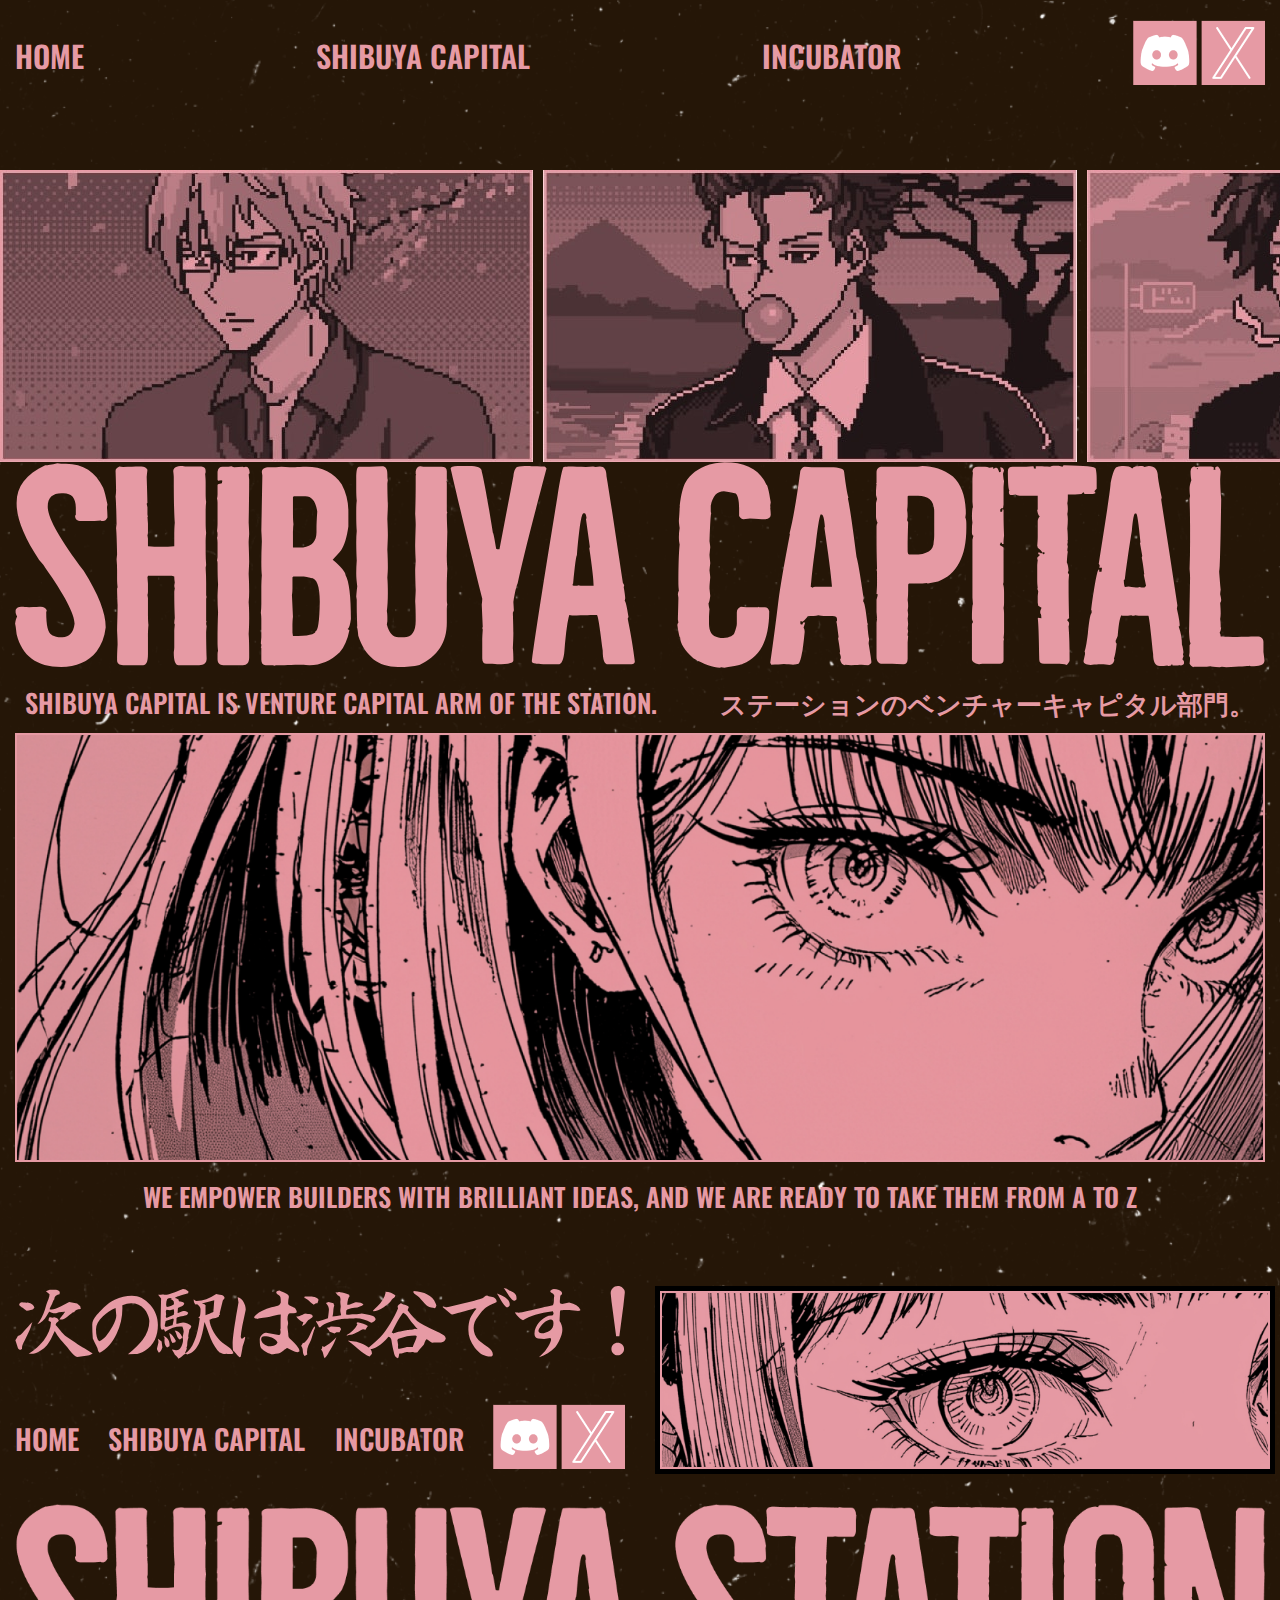
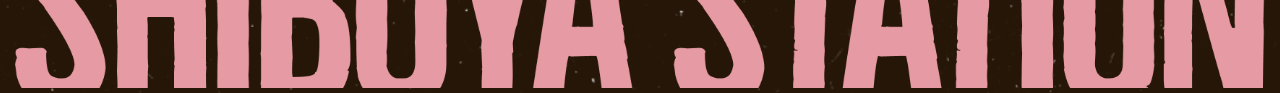
<file: capital.html>
<!DOCTYPE html>
<html lang="en">

<head>
    <meta charset="UTF-8">
    <meta name="viewport" content="width=device-width, initial-scale=1.0">
    <title>SHIBUYA - CAPITAL</title>
    <link rel="icon" type="image/svg+xml" href="./img/LOGO.png">

    <link rel="stylesheet" href="https://cdn.jsdelivr.net/npm/swiper@11/swiper-bundle.min.css" />
    <link rel="preconnect" href="https://fonts.googleapis.com">
    <link rel="preconnect" href="https://fonts.gstatic.com" crossorigin>
    <link href="https://fonts.googleapis.com/css2?family=Oswald:wght@200..700&display=swap" rel="stylesheet">
    <link rel="stylesheet" href="./style.css">
</head>

<body class="pink">
    <header class="header">
        <div class="container">
            <div class="header__wrap">
                <img class="logo" src="./img/LOGO.png" alt="">
                <nav class="nav">
                    <a href="index.html">HOME</a>
                    <a href="capital.html">SHIBUYA CAPITAL</a>
                    <a href="incubator.html">INCUBATOR</a>
                    <div>
                        <img src="./img/ds-2.png" alt="">
                        <img src="./img/x-2.png" alt="">
                    </div>

                </nav>
                <img class="burger" src="./img/burger.png" alt="">
            </div>
        </div>
    </header>

    <section class="hero-2">

        <div class="hero-2__imgs">
            <img src="./img/capital-img-1.jpg" alt="">
            <img src="./img/capital-img-2.jpg" alt="">
            <img src="./img/capital-img-3.jpg" alt="">
            <img src="./img/capital-img-4.jpg" alt="">
        </div>

        <div class="container">
            <div class="hero-2__wrapper">
                <img src="./img/hero-2-title.svg" alt="" class="hero-2__title">

                <div>
                    <h3>Shibuya Capital is venture capital arm of the Station.</h3>
                    <h3>ステーションのベンチャーキャピタル部門。</h3>
                </div>

                <img class="hero-2__img" src="./img/hero-2-img.png" alt="">
                <h3 class="hero-2__subtitle">We empower builders with brilliant ideas, and we are ready to take them from A to Z</h3>
            </div>
            
        </div>

    </section>

   

    <footer class="footer">
        <div class="container">
            <div class="footer__wrapper">
                <div class="footer__box">
                    <img class="footer__title" src="./img/footer-title-2.svg" alt="">
                    <div class="footer__menu">
                        <a href="index.html">home</a>
                        <a href="capital.html">shibuya capital</a>
                        <a href="incubator.html">incubator</a>
                        <div>
                            <img src="./img/ds-2.png" alt="">
                            <img src="./img/x-2.png" alt="">
                        </div>
                    </div>
                </div>

                <img class="footer__eyes" src="./img/footer-img-2.png" alt="">
            </div>

            <img class="footer__img" src="./img/footer-text-2.png" alt="">
        </div>
    </footer>






    <script src="https://cdn.jsdelivr.net/npm/swiper@11/swiper-bundle.min.js"></script>
    <script src="./js.js"></script>
</body>

</html>
</file>
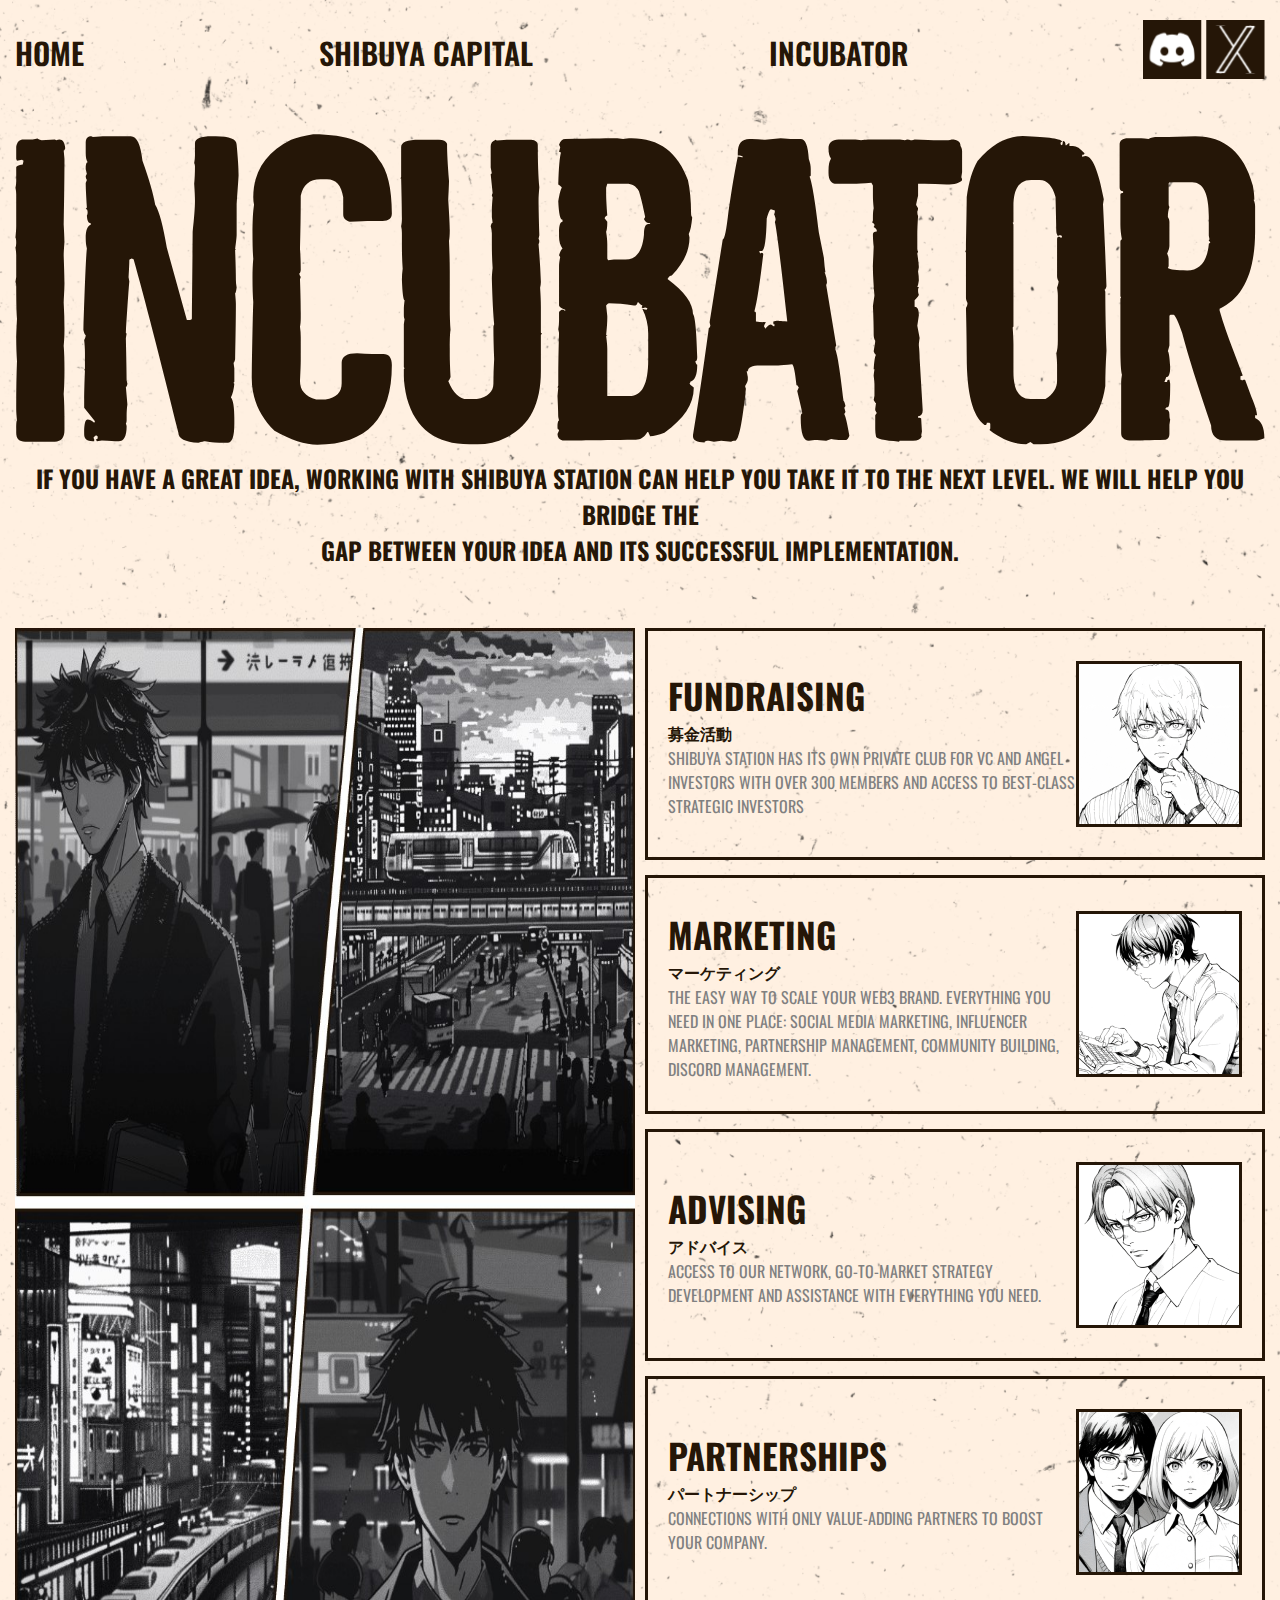
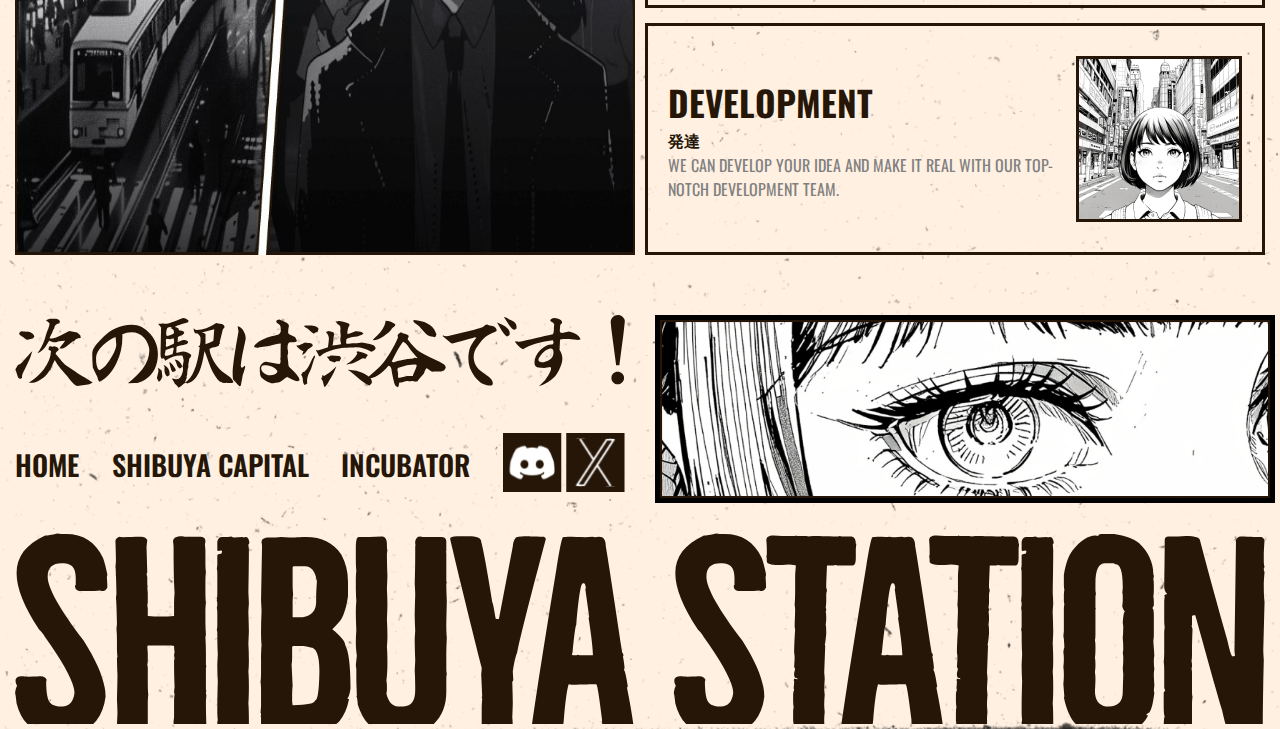
<file: incubator.html>
<!DOCTYPE html>
<html lang="en">

<head>
    <meta charset="UTF-8">
    <meta name="viewport" content="width=device-width, initial-scale=1.0">
    <title>SHIBUYA - INCUBATOR</title>
    <link rel="icon" type="image/svg+xml" href="./img/LOGO.png">

    <link rel="stylesheet" href="https://cdn.jsdelivr.net/npm/swiper@11/swiper-bundle.min.css" />
    <link rel="preconnect" href="https://fonts.googleapis.com">
    <link rel="preconnect" href="https://fonts.gstatic.com" crossorigin>
    <link href="https://fonts.googleapis.com/css2?family=Oswald:wght@200..700&display=swap" rel="stylesheet">
    <link rel="stylesheet" href="./style.css">
</head>

<body>
    <header class="header">
        <div class="container">
            <div class="header__wrap">
                <img class="logo" src="./img/LOGO.png" alt="">
                <nav class="nav">
                    <a href="index.html">HOME</a>
                    <a href="capital.html">SHIBUYA CAPITAL</a>
                    <a href="incubator.html">INCUBATOR</a>
                    <div>
                        <img src="./img/discord.svg" alt="">
                        <img src="./img/twitter.svg" alt="">
                    </div>

                </nav>
                <img class="burger" src="./img/burger.png" alt="">
            </div>
        </div>
    </header>

    <section class="hero-3">
        <div class="container">
            <div class="hero-3__wrapper">
                <img src="./img/hero__text-3.svg" alt="">
                <h2>If you have a great idea, working with Shibuya Station can help you take it to the next level. We
                    will help you bridge the <br> gap between your idea and its successful implementation.</h3>
            </div>
        </div>
    </section>

    <section class="advising">
        <div class="container">
            <div class="advising__wrapper">
                <div class="advising__grid">
                    <img src="./img/advising__img.jpg" alt="">

                </div>
                <div class="advising__wrap">
                    <div class="advising__card">
                        <div class="advising__box">
                            <h2>Fundraising</h2>
                            <h4>募金活動</h4>
                            <p>Shibuya Station has its own private club for VC and angel investors with over 300 members
                                and access to best-class strategic investors</p>
                        </div>
                        <img src="./img/advising__foto1.png" alt="">
                    </div>
                    <div class="advising__card">
                        <div class="advising__box">
                            <h2>Marketing</h2>
                            <h4>マーケティング</h4>
                            <p>The easy way to scale your Web3 brand. Everything you need in one place: Social Media
                                Marketing, Influencer marketing, partnership management, community building, Discord
                                management.</p>
                        </div>
                        <img src="./img/advising__foto2.png" alt="">
                    </div>
                    <div class="advising__card">
                        <div class="advising__box">
                            <h2>Advising</h2>
                            <h4>アドバイス</h4>
                            <p>Access to our network, go-to-market strategy development and assistance with everything
                                you need.</p>
                        </div>
                        <img src="./img/advising__foto3.png" alt="">
                    </div>
                    <div class="advising__card">
                        <div class="advising__box">
                            <h2>partnerships</h2>
                            <h4>パートナーシップ</h4>
                            <p>Connections with only value-adding partners to boost your company.</p>
                        </div>
                        <img src="./img/advising__foto4.png" alt="">
                    </div>
                    <div class="advising__card">
                        <div class="advising__box">
                            <h2>Development</h2>
                            <h4>発達</h4>
                            <p>We can develop your idea and make it real with our top-notch development team.</p>
                        </div>
                        <img src="./img/advising__foto5.png" alt="">
                    </div>


                </div>
            </div>
        </div>
    </section>



    <footer class="footer">
        <div class="container">
            <div class="footer__wrapper">
                <div class="footer__box">
                    <img class="footer__title" src="./img/footer-title.svg" alt="">
                    <div class="footer__menu">
                        <a href="index.html">home</a>
                        <a href="capital.html">shibuya capital</a>
                        <a href="incubator.html">incubator</a>
                        <div>
                            <img src="./img/discord.svg" alt="">
                            <img src="./img/twitter.svg" alt="">
                        </div>
                    </div>
                </div>

                <img class="footer__eyes" src="./img/footer-img-1.png" alt="">
            </div>

            <img class="footer__img" src="./img/footer-text.svg" alt="">
        </div>
    </footer>





    <script src="https://cdn.jsdelivr.net/npm/swiper@11/swiper-bundle.min.js"></script>
    <script src="./js.js"></script>
</body>

</html>
</file>
<file: style.css>
* {
    margin: 0;
    padding: 0;
    font-family: "Oswald", system-ui;
}

.container {
    max-width: 1600px;
    margin: 0 auto;
    padding: 0 15px;
}



body {
    background-image: url(./img/bg-1.png);
    background-repeat: no-repeat;
    background-position: center;
    background-size: cover;
    color: #251607;
    overflow-x: hidden;
}

.header {
    padding: 20px 0;

    @media (max-width: 700px) {
        background-image: url(./img/bg-2.png);
        background-position: center;
    }
}

.nav {
    width: 100%;
    display: flex;
    justify-content: space-between;
    align-items: center;

    @media (max-width: 700px) {
        /* display: none; */
        position: fixed;
        top: 0;
        right: -100%;
        width: 100%;
        height: 100dvh;
        background-color: #251607;
        z-index: 10;

        flex-direction: column;
        justify-content: center;
        align-items: center;
        gap: 30px;

        /* opacity: 0;
       visibility: hidden; */
        transition: 0.5s;

        &.active {
            /* opacity: 1;
        visibility: visible; */
            right: 0;
        }
    }


    a {
        text-decoration: none;
        color: #251607;
        font-size: 30px;
        font-weight: 600;

        @media (max-width: 700px) {
            color: #FFF0E1;
        }
    }

}

.header__wrap {
    display: flex;
    align-items: center;
    justify-content: space-between;
    gap: 10px;
}

.logo,
.burger {
    display: none;

    @media (max-width: 700px) {
        display: block;
        z-index: 11;
    }
}

.hero {
    padding: 30px 0;
}

.hero__wrapper {
    text-align: center;

    img {
        width: 100%;
    }

    h1 {
        font-size: 450px;
        line-height: 1;
    }

    p {
        font-size: 22px;
        text-transform: uppercase;
        margin: 20px 0;
        font-weight: 500;
    }

    div {
        display: flex;
        justify-content: space-between;
        margin-top: 30px;
        flex-wrap: wrap;
        gap: 20px;

        h4 {
            font-size: 22px;
        }
    }
}

.album {
    padding: 50px 0;

    .container {
        max-width: 1900px;
        padding: 0;
    }
}

/* .container {}

.album__wrapper {}

.swiper {}

.swiper-album-1 {}

.swiper-wrapper {} */

.swiper-slide {
    img {
        width: 100%;
    }
}

/* .swiper-album-2 {}

.meet {}

.container {} */

.meet__wrapper {
    display: grid;
    grid-template-columns: 1.2fr 2fr;
    gap: 40px;

    p {
        font-size: 22px;
        line-height: 1.2;
        text-transform: uppercase;
    }

    @media (max-width: 768px) {
        /* grid-template-columns: 1fr; */
        display: flex;
        flex-direction: column-reverse;
    }
}

.meet__info {
    display: flex;
    flex-direction: column;
    gap: 20px;

    img {
        width: 100%;
    }
}

.meet__box {
    display: flex;
    flex-direction: column;
    gap: 20px;
    text-align: right;

    img {
        width: 100%;
    }

    p {
        text-align: right;

        @media (max-width: 768px) {
            text-align: center;
        }
    }

    h2 {
        /* font-size: 210px; */
        font-size: clamp(4.375rem, -2.431rem + 15.56vw, 13.125rem);
        text-transform: uppercase;
        line-height: 1.2;
    }

    h3 {
        /* font-size: 95px; */
        font-size: clamp(2.5rem, -0.257rem + 5.88vw, 5.625rem);

        @media (max-width: 480px) {
            font-size: 30px;
        }
    }

    @media (max-width: 768px) {
        text-align: center;
    }
}

.our {
    padding: 100px 0;
}

.our__title {
    font-size: 22px;
    font-weight: 600;
    text-align: center;
    line-height: 1.2;
    margin-bottom: 20px;
}

.our__wrapper {

    display: grid;
    grid-template-columns: 1fr 1fr 1fr;
    /* grid-template-rows: 1fr 1fr; */
    gap: 20px 20px;
    grid-template-areas:
        "card card2 card3"
        "card card4 card5";

    .card1 {
        grid-area: card;
    }

    .card2 {
        grid-area: card2;
    }

    .card3 {
        grid-area: card3;
    }

    .card4 {
        grid-area: card4;
    }

    .card5 {
        grid-area: card5;
    }

    @media (max-width: 900px) {
        grid-template-columns: 1fr 1fr;
        grid-template-areas:
            "card card"
            "card2 card3"
            "card4 card5";
    }

    @media (max-width: 500px) {
        grid-template-columns: 1fr;
        grid-template-areas:
            "card"
            "card2"
            "card3"
            "card4"
            "card5";
    }


}

.our__crad {
    min-height: 350px;
    border: 2px solid black;
    background-repeat: no-repeat;
    background-size: cover;
    background-position: center;
    text-transform: uppercase;
    display: flex;
    justify-content: flex-end;
    padding: 25px;
    flex-direction: column;
    color: white;
    transition: 0.4s;

    h3 {
        transition: 0.4s;
    }

    p {
        height: 0px;
        transition: 0.4s;
        overflow: hidden;
    }

    &:hover {
        h3 {
            font-size: 30px;
        }

        p {
            height: 30px;
            overflow: hidden;
        }
    }

    @media (max-width: 768px) {
        min-height: 280px;
    }

}

.card1 {
    background-image: url(./img/plans-1.png);
}

.card2 {
    background-image: url(./img/plans-2.png);
}

.card3 {
    background-image: url(./img/plans-3.png);

}

.card4 {
    background-image: url(./img/plans-4.png);

}

.card5 {
    background-image: url(./img/plans-5.png);

}

.team {
    padding-bottom: 100px;
}

.team__wrapper {
    display: grid;
    gap: 52px;
    grid-template-columns: 10fr 1fr;

    h2 {
        font-size: clamp(3.75rem, 1.25rem + 10vw, 11.25rem);
        text-transform: uppercase;
    }

    @media (max-width: 1100px) {
        grid-template-columns: 1fr;
    }
}

.team__box {
    display: flex;
    flex-direction: column;
    margin-right: 10px;
}

.team__grid {
    gap: 20px;
    display: grid;
    grid-template-columns: 1fr 1fr;

}

.team__card {
    color: #fff0e1;
    text-transform: uppercase;
    /* aspect-ratio: 170%; */

    display: flex;
    min-height: clamp(6.25rem, 3.125rem + 12.5vw, 15.625rem);
    border: 2px solid black;
    align-items: end;
    justify-content: center;
    padding: 35px;

    &:nth-child(1) {
        background-image: url(img/team-2.png);
    }

    &:nth-child(2) {
        background-image: url(img/team-4.png);
    }

    &:nth-child(3) {
        background-image: url(img/team-3.png);
    }

    &:nth-child(4) {
        background-image: url(img/team-1.png);
        background-size: 152%;

        &:hover {

            background-size: 170%;
        }
    }

    /* background-repeat: no-repeat; */
    background-position: center;
    background-size: 120%;
    transition: 0.8s;

    &:hover {
        filter: brightness(1) sepia(5%) saturate(550%);
        background-size: 140%;
    }
}

.team__img {
    /* margin-right: 20px; */
    min-width: 100px;
    width: 10%;

    @media (max-width: 1100px) {
        display: none;

    }

}

.team__swiper {
    .swiper-slide {
        min-height: 250px;
        border: 2px solid black;
        display: flex;
        align-items: end;
        text-align: center;
        justify-content: center;
        padding-bottom: 25px;

        background-repeat: no-repeat;
        background-size: cover;
        background-position: center;

        &:nth-child(1),
        &:nth-child(5) {
            background-image: url(img/team-2.png);
        }

        &:nth-child(2),
        &:nth-child(6) {
            background-image: url(img/team-4.png);
        }

        &:nth-child(3),
        &:nth-child(7) {
            background-image: url(img/team-3.png);
        }

        &:nth-child(4),
        &:nth-child(8) {
            background-image: url(img/team-1.png);

        }

    }
}

.team__nav {
    display: flex;
    align-items: center;
    gap: 20px;
    justify-content: center;
    max-width: 350px;
    margin: 30px auto;

    div {
        position: static;
        margin: 0;

    }

}

.team__swiper {
    display: none;

    @media (max-width: 600px) {
        display: block;

    }
}

.team__wrapper {
    @media (max-width: 600px) {
        display: none;

    }
}



.footer {}

.container {}

.footer__wrapper {
    display: grid;
    grid-template-columns: repeat(2, 1fr);
    gap: 30px;
    margin-bottom: 30px;

    @media (max-width: 1250px) {
        grid-template-columns: 2fr 1fr;
    }

    @media (max-width: 950px) {
        grid-template-columns: 1fr;
    }
}

.footer__box {}

.footer__title {

    width: 100%;
}

.footer__menu {
    display: flex;
    justify-content: space-between;
    gap: 20px;
    align-items: center;
    margin-top: 40px;

    a {
        color: #251607;
        text-transform: uppercase;
        font-size: 28px;
        font-weight: 600;
        text-decoration: none;
    }

    @media (max-width: 650px) {
        flex-direction: column;
        gap: 30px;
    }

}

.footer__eyes {
    width: 100%;
    border: 5px solid black;
}

.footer__img {
    width: 100%;

}




.pink {
    background-image: url(./img/bg-2.png);

    p,
    h1,
    h2,
    h3,
    h4,
    a {
        color: #E69AA4;

    }
}





.hero-2 {
    padding: 60px 0;
}

.hero-2__imgs {
    overflow: hidden;
    display: flex;
    gap: 10px;

    img {
        width: 100%;
    }
}

.container {}

.hero-2__wrapper {
    h3 {
        text-transform: uppercase;
        font-size: 26px;
        font-weight: 600;
        padding: 10px;
    }

    div {
        display: flex;
        align-items: center;
        justify-content: space-between;
        gap: 20px;
        flex-wrap: wrap;
    }
}

.hero-2__title {
    width: 100%;
}

.hero-2__img {
    width: 100%;

}

.hero-2__subtitle {
    text-align: center;
    text-transform: uppercase;
}



.hero-3 {
    margin: 30px 0;

}

.hero-3__wrapper {


    img {
        width: 100%;
        margin-bottom: 10px;
    }

    h2 {
        text-align: center;
        text-transform: uppercase;
        font-size: clamp(0.875rem, 0.648rem + 1.14vw, 1.5rem);
    }
}




.advising {
    margin: 60px 0;

}

.advising__wrapper {
    display: grid;
    grid-template-columns: 1fr 1fr;
    gap: 10px;

    @media (max-width: 1200px) {
        display: grid;
        grid-template-columns: 1fr;
    }
}

.advising__grid {

    img {
        width: 100%;
        height: 100%;
        max-height: 1500px;


    }

    @media (max-width: 1200px) {
        max-height: 600px;
        margin-bottom: 10px;
        object-fit: cover
        
    }
}






.advising__wrap {
    display: flex;
    flex-direction: column;
    gap: 15px;
}

.advising__card {

    border: 3.5px solid #251607;
    display: flex;
    justify-content: space-between;
    align-items: center;
    padding: 30px 20px;

    @media (max-width: 1200px) {
        display: flex;
        flex-direction: column;
        gap: 10px;
    }

    img {
        @media (max-width: 1200px) {
            width: 275px;
        }
    }
}

.advising__box {
    h2 {
        text-transform: uppercase;
        font-size: 35px;

    }

    p {
        color: gray;
        text-transform: uppercase;
    }
    @media (max-width: 1200px) {
        display: flex;
        flex-direction: column;
        align-items: center;
        text-align: center;
        gap: 10px;
    }

}
</file>
